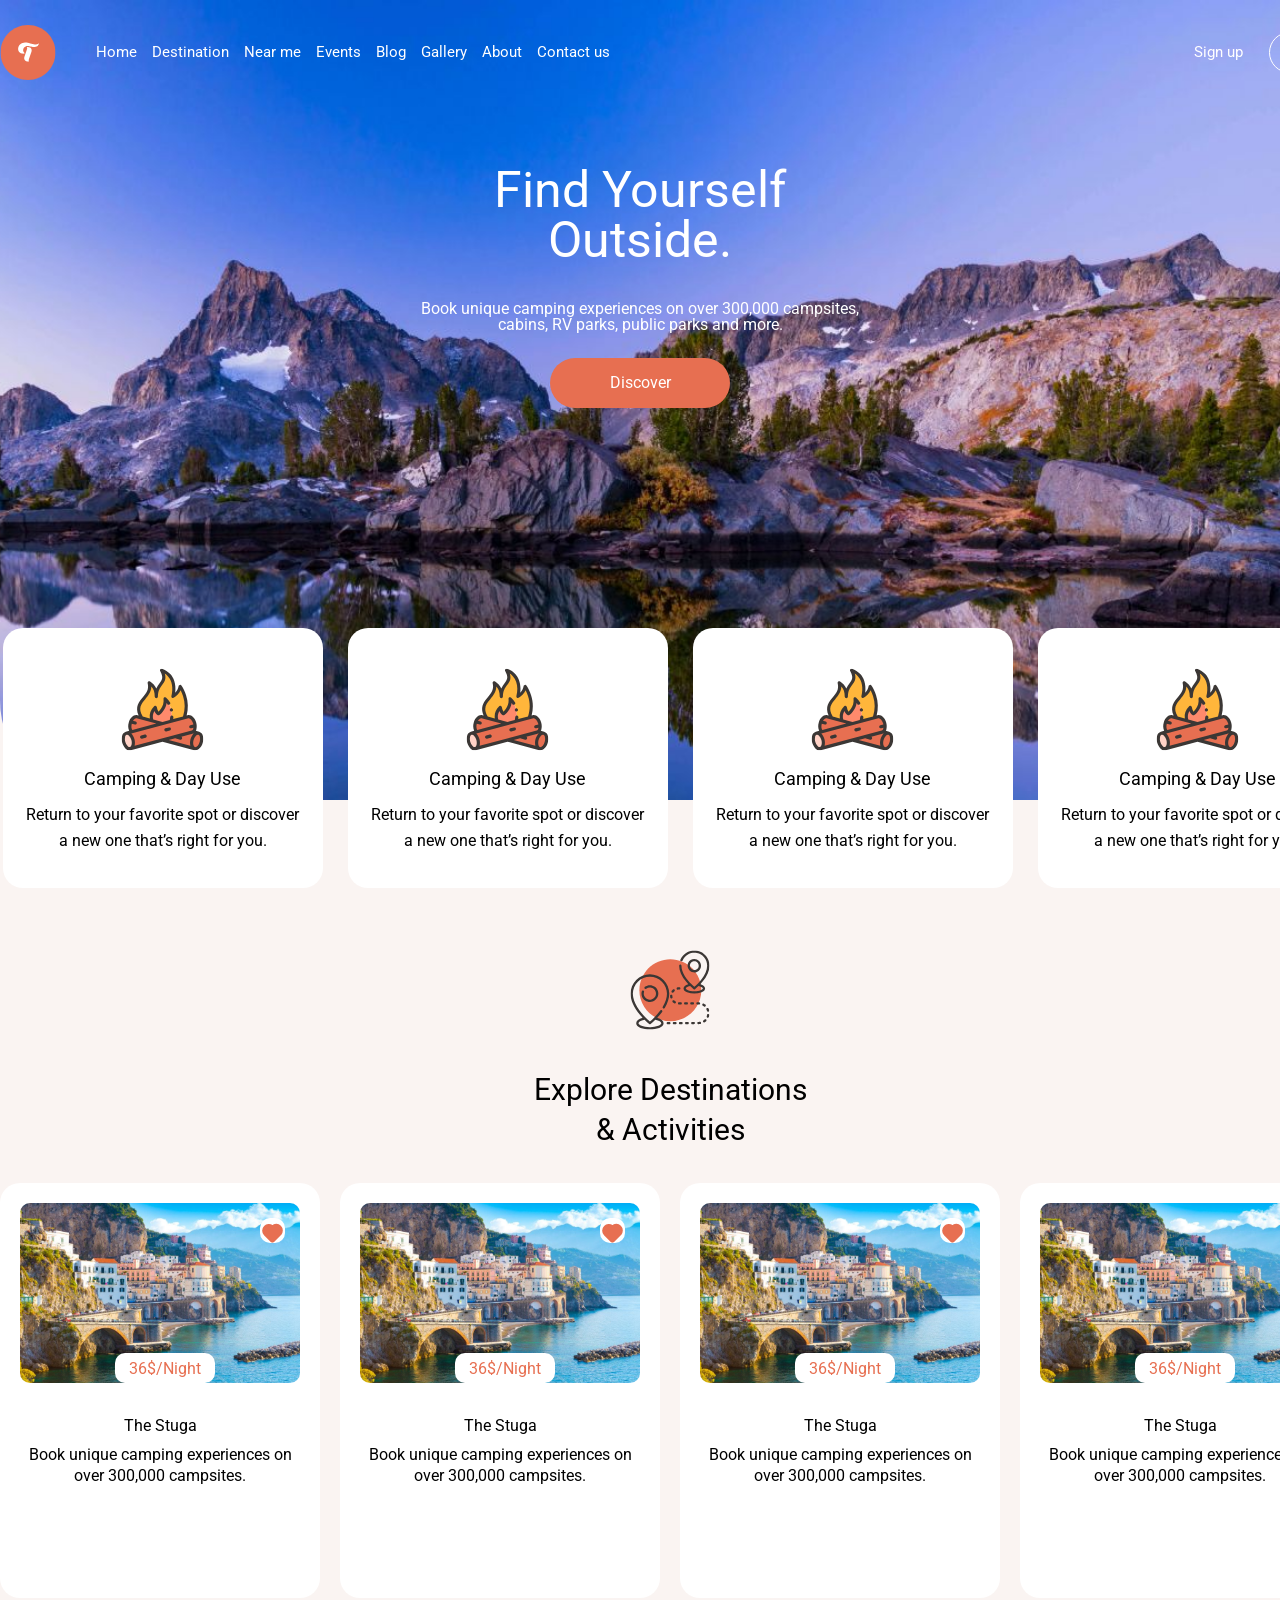
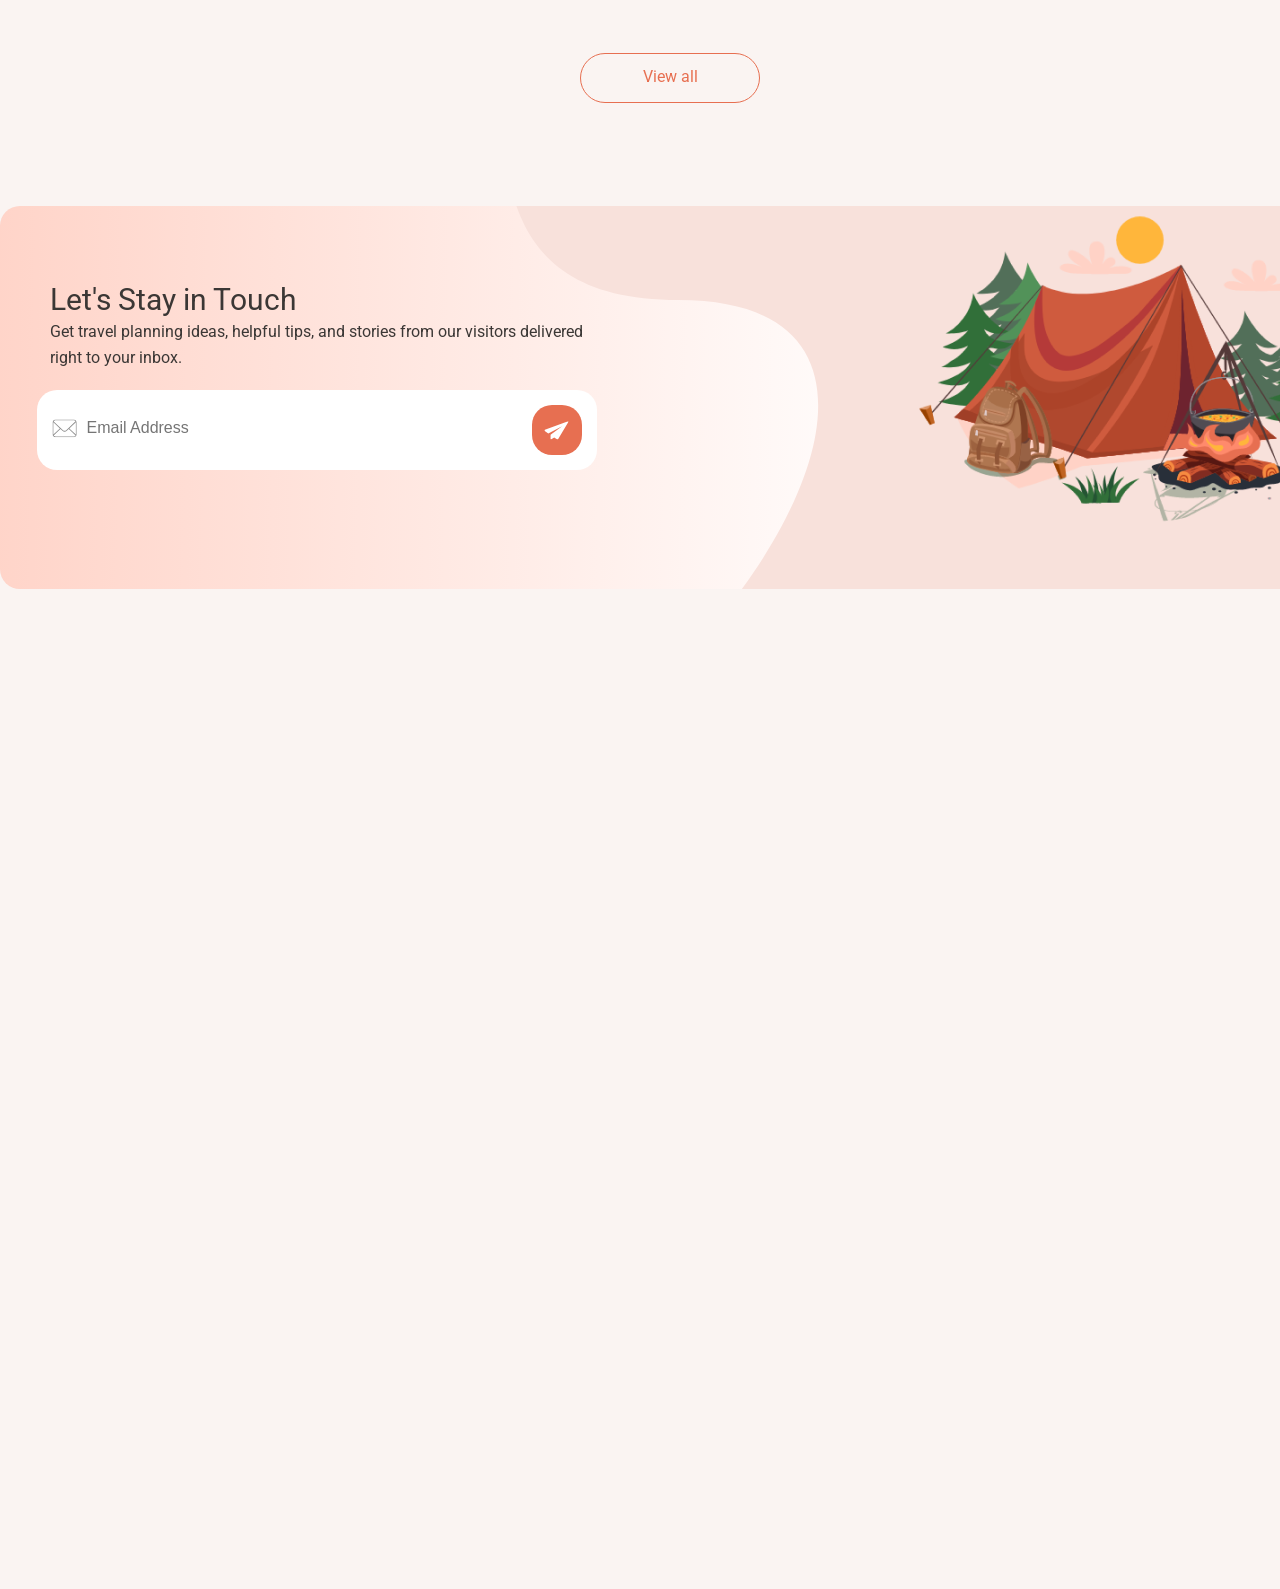
<file: homework7/index.html>
<!DOCTYPE html>
<html lang="en">
<head>
    <link rel="stylesheet" href="css/reset.css">
    <link rel="stylesheet" href="css/style.css">
    <link rel="preconnect" href="https://fonts.googleapis.com">
    <link rel="preconnect" href="https://fonts.gstatic.com" crossorigin>
    <link href="https://fonts.googleapis.com/css2?family=Roboto&display=swap" rel="stylesheet">
    <title>homework7</title>
</head>
<body>
    <header>
            <nav class="top-nav">
                <div class="nav-wrapper">
                    <img src="css/images/logo.svg.svg" alt="Logo">
                <ul>
                    <li>Home</li>
                    <li>Destination</li>
                    <li>Near me</li>
                    <li>Events</li>
                    <li>Blog</li>
                    <li>Gallery</li>
                    <li>About</li>
                    <li>Contact us</li>
                </ul>
                </div>
                <div class="signup-buttons">
                    <h3>Sign up</h3>
                    <h3 class="sign-in">Sign in</h3>
                </div>
            </nav>

            <section class="banner-overlay">
                <h1 class="banner-h1">Find Yourself<br>Outside.
                </h1>
                    <p>
                        Book unique camping experiences on over 300,000 campsites,<br>
                        cabins, RV parks, public parks and more.
                    </p>
                    <div class="discover-btn">
                        <h2>Discover</h2>
                    </div>
            </section>
                <div class="card-section">
                    <div class="cards">
                        <div class="card-content">
                            <img src="css/images/fire.svg.svg" alt="">
                            <p class="campfire-P">Camping & Day Use</p>
                            <p class="second-P">Return to your favorite spot or discover</p>
                            <p>a new one that’s right for you.</p>
                        </div>
                    </div>
                    <div class="cards">
                        <div class="card-content">
                            <img src="css/images/fire.svg.svg" alt="">
                            <p class="campfire-P">Camping & Day Use</p>
                            <p class="second-P">Return to your favorite spot or discover</p>
                            <p>a new one that’s right for you.</p>
                        </div>
                    </div>
                    <div class="cards">
                        <div class="card-content">
                            <img src="css/images/fire.svg.svg" alt="">
                            <p class="campfire-P">Camping & Day Use</p>
                            <p class="second-P">Return to your favorite spot or discover</p>
                            <p>a new one that’s right for you.</p>
                        </div>
                    </div>
                    <div class="cards">
                        <div class="card-content">
                            <img src="css/images/fire.svg.svg" alt="">
                            <p class="campfire-P">Camping & Day Use</p>
                            <p class="second-P">Return to your favorite spot or discover</p>
                            <p>a new one that’s right for you.</p>
                        </div>
                    </div>
                </div>
            </section>
    </header>
    <section class="Destinations-section">
        <div class="top-part">
            <img class="Logo2" src="css/images/destination.svg.svg" alt="2nd Logo">
            <h3 class="toppart-text">Explore Destinations</h3>
            <h3 class="toppart-text2 toppart-text" destination-text>& Activities</h3>
        </div>
        <div class="items-section">
            <div class="items">
                <div class="item-content">
                    <div class="image-relative">
                        <img class="item-image1" src="css/images/shutterstock_1037347711-768x512.jpg" alt="">
                        <img class="image-absolute" src="css/images/SVG.svg" alt="">
                        <div class="price">36$/Night</div>
                    </div>
                    <p class="p-title">The Stuga</p>
                    <p class="p-margin" >Book unique camping experiences on</p>
                    <p>over 300,000 campsites.</p> 
                </div>
            </div>
            <div class="items">
                <div class="item-content">
                    <div class="image-relative">
                        <img class="item-image1" src="css/images/shutterstock_1037347711-768x512.jpg" alt="">
                        <img class="image-absolute" src="css/images/SVG.svg" alt="">
                        <div class="price">36$/Night</div>
                    </div>
                    <p class="p-title">The Stuga</p>
                    <p class="p-margin" >Book unique camping experiences on</p>
                    <p>over 300,000 campsites.</p> 
                </div>
            </div>
            <div class="items">
                <div class="item-content">
                    <div class="image-relative">
                        <img class="item-image1" src="css/images/shutterstock_1037347711-768x512.jpg" alt="">
                        <img class="image-absolute" src="css/images/SVG.svg" alt="">
                        <div class="price">36$/Night</div>
                    </div>
                    <p class="p-title">The Stuga</p>
                    <p class="p-margin" >Book unique camping experiences on</p>
                    <p>over 300,000 campsites.</p> 
                </div>
            </div>
            <div class="items">
                <div class="item-content">
                    <div class="image-relative">
                        <img class="item-image1" src="css/images/shutterstock_1037347711-768x512.jpg" alt="">
                        <img class="image-absolute" src="css/images/SVG.svg" alt="">
                        <div class="price">36$/Night</div>
                    </div>
                    <p class="p-title">The Stuga</p>
                    <p class="p-margin" >Book unique camping experiences on</p>
                    <p>over 300,000 campsites.</p> 
                </div>
            </div>
        </div>
        <div class="view-all-btn">
            <p>View all</p>
        </div>
    </section>
    <section class="search-box">
        <div class="items2">
            <div class="top-text2">
                <h2 class="top-h2">Let's Stay in Touch</h2>
                <p class="linebreak">Get travel planning ideas, helpful tips, and stories from our visitors delivered</p>
                <p>right to your inbox.</p>
            </div>
            <div class="search-bar">
                <div class="bar-text">
                    <div class="email-img"><img src="css/images/SVG (1).svg" alt=""></div>
                    <div class="search-p"><p class="placeholder">Email Address</p></div>
                </div>
                <div class="send-btn"><img src="css/images/SVG (2).svg" alt=""></div>
            </div>
        </div>
        <div class="items2 img">
            <img src="css/images/tent.png.png" alt="">
        </div>
    </section>
    <section class="scroll">

    </section>
</body>
</html>
</file>
<file: homework7/css/style.css>
body{
    font-family: 'Roboto', sans-serif;
    color: #FFF;
    background-color: #faf4f2;
}
header{
    margin: auto;
    background-image: url(../css/images/23131.jpg);
    height: 800px;
    background-size: cover;
    background-position: top;
    border-radius: 0px 0px 100px 100px;
}
.top-nav{
    height: 105px;
    display: flex;
    align-items: center;
    width: 1370px;
    margin: auto;
    justify-content: space-between;
    font-size: 15px;
    padding: 25px 0px;
}
nav ul{
    display: flex;
    gap: 15px;
    margin-left: 40px;
}
.nav-wrapper{
    display: flex;
    align-items: center;
}
.signup-buttons{
    display: flex;
    gap: 26px;
    align-items: center;
    font-size: 15px;
}
.sign-in{
    display: flex;
    width: 100.68px;
    height: 41px;
    padding: 11px 25.651px 11px 26px;
    justify-content: center;
    align-items: center;
    border-radius: 100px;
    border: 1px solid #FFF;
}
.banner-overlay{
    margin: auto;
    text-align: center;
    margin-top: 60px;
}
.banner-h1{
    font-size: 50px;
    margin-bottom: 36px;
}
.discover-btn{
    margin: auto;
    margin-top: 25px;
    border-radius: 100px;
    background: #E76F51;
    display: flex;
    width: 180px;
    height: 50px;
    padding: 15.21px 58.509px 15.79px 58.91px;
    justify-content: center;
    align-items: center;
    flex-shrink: 0;
}
.card-section{
    width: 1360px;
    display: flex;
    height: 280px;
    margin: auto;
    margin-top: 210px;
    column-gap: 20px;
    justify-content: space-between;
    align-items: start;
}
.cards{
    display: flex;
    align-items: center;
    justify-content: center;
    background-color: #FFF;
    height: 260px;
    width: 320px;
    border-radius: 20px;
    padding: 38.68px 20px;
    margin: auto;
}
.card-content{
    display: flex;
    flex-direction: column;
    align-items: center;
    justify-content: center;
}
.card-content p{
    color: black;
    text-align: center;
}
.campfire-P{
    margin: 19px 0px;
    font-size: 18px;
}
.second-P{
    margin-bottom: 10px;
}

/* -----------------------------New Section--------------------------- */

.Destinations-section{
    margin: auto;
    margin-top: 150px;
    width: 1340px;
    height: 756px;
}
.top-part{
    margin: auto;
    display: flex;
    flex-direction: column;
    justify-content: flex-start;
    align-items: center;
}
.Logo2{
    margin-bottom: 45px;
    width: 79.927px;
    height: 80px;
}
.toppart-text{
    color: black;
    font-size: 30px;
}
.toppart-text2{
    margin-top: 10px;
}
.items-section{
    margin: auto;
    display: flex;
    width: 1340px;
    height: 420px;
    margin-top: 37.5px;
    justify-content: space-between;
}
.items{
    display: flex;
    height: 415px;
    width: 320px;
    justify-content: center;
    border-radius: 20px;
    background: #FFF;
    padding: 20px;
}
.item-image1{
    width: 280px;
    height: 180px;
    border-radius: 10px;
}
.image-relative{
    position: relative;
    display: flex;
    align-items: center;
    justify-content: center;
}
.image-absolute{
    position: absolute;
    right: 15px;
    top: 15px;
    background-color: #FFF;
    border-radius: 10px;
}
.price{
    position: absolute;
    background-color: #FFF;
    width: 100px;
    height: 30px;
    bottom: 0;
    left: 95px;
    color: #E76F51;
    text-align: center;
    padding-top: 8px;
    border-radius: 10px;
}
.item-content{
    display: flex;
    flex-direction: column;
    text-align: center;
}
.item-content p{
    color: black;
}
.p-title{
    margin-top: 35px;
    margin-bottom: 13px;
}
.p-margin{
    margin-bottom: 5px;
}
.view-all-btn{
    margin: auto;
    display: flex;
    width: 180px;
    height: 50px;
    padding: 15.2px 60px 15.8px 60px;
    justify-content: center;
    align-items: center;
    border: 1px solid black;
    text-align: center;
    margin-top: 50px;
    border-radius: 100px;
    border: 1px solid #E76F51;
}
.view-all-btn p{
    color: #E76F51;
    text-align: center;
    font-family: "Roboto";
    font-size: 16px;
    font-style: normal;
    font-weight: 400;
    line-height: 25.6px; /* 160% */
}
/* ------------------------------------------------------------------------------ */
.search-box{
    margin: auto;
    display: flex;
    justify-content: space-between;
    width: 1340px;
    height: 383.48px;
    border-radius: 20px;
    margin-top: 100px;
    background-image: url(images/Path\ 954.svg);
    background-color: #F8E1DB;
}
.top-h2{
    color: #3B3735;
    font-size: 30px;
    font-style: normal;
    font-weight: 400;
    line-height: 48px; /* 160% */
}
.linebreak{
    margin-bottom: 10px;
}
.top-text2{
    color: #3B3735;
    margin-top: 70px;
    padding: 0px 50px;
}
.search-bar{
    margin: auto;
    width: 560px;
    height: 80px;
    padding: 0px 15px;
    background-color: #FFF;
    margin-top: 24px;
    border-radius: 20px;
    display: flex;
    align-items: center;
    justify-content: space-between;
}
.bar-text{
    display: flex;
    align-items: center;
    gap: 10px;
}
.placeholder{
    color: #757575;
    font-family: Arial;
    font-size: 16px;
    font-style: normal;
    font-weight: 400;
    line-height: normal;
}
.search-p{
    height: 22px;
    width: 100%;
}
.send-btn{
    background-color: #E76F51;
    display: flex;
    width: 50px;
    height: 50px;
    padding: 15.89px 12.93px 15.88px 12.92px;
    justify-content: center;
    align-items: center;
    border-radius: 20px;
}
.tent-img{
    width: 420px;
    height: 315.89px;
    margin-top: 20px;
}
.scroll{
    height: 1000px;
}
</file>
